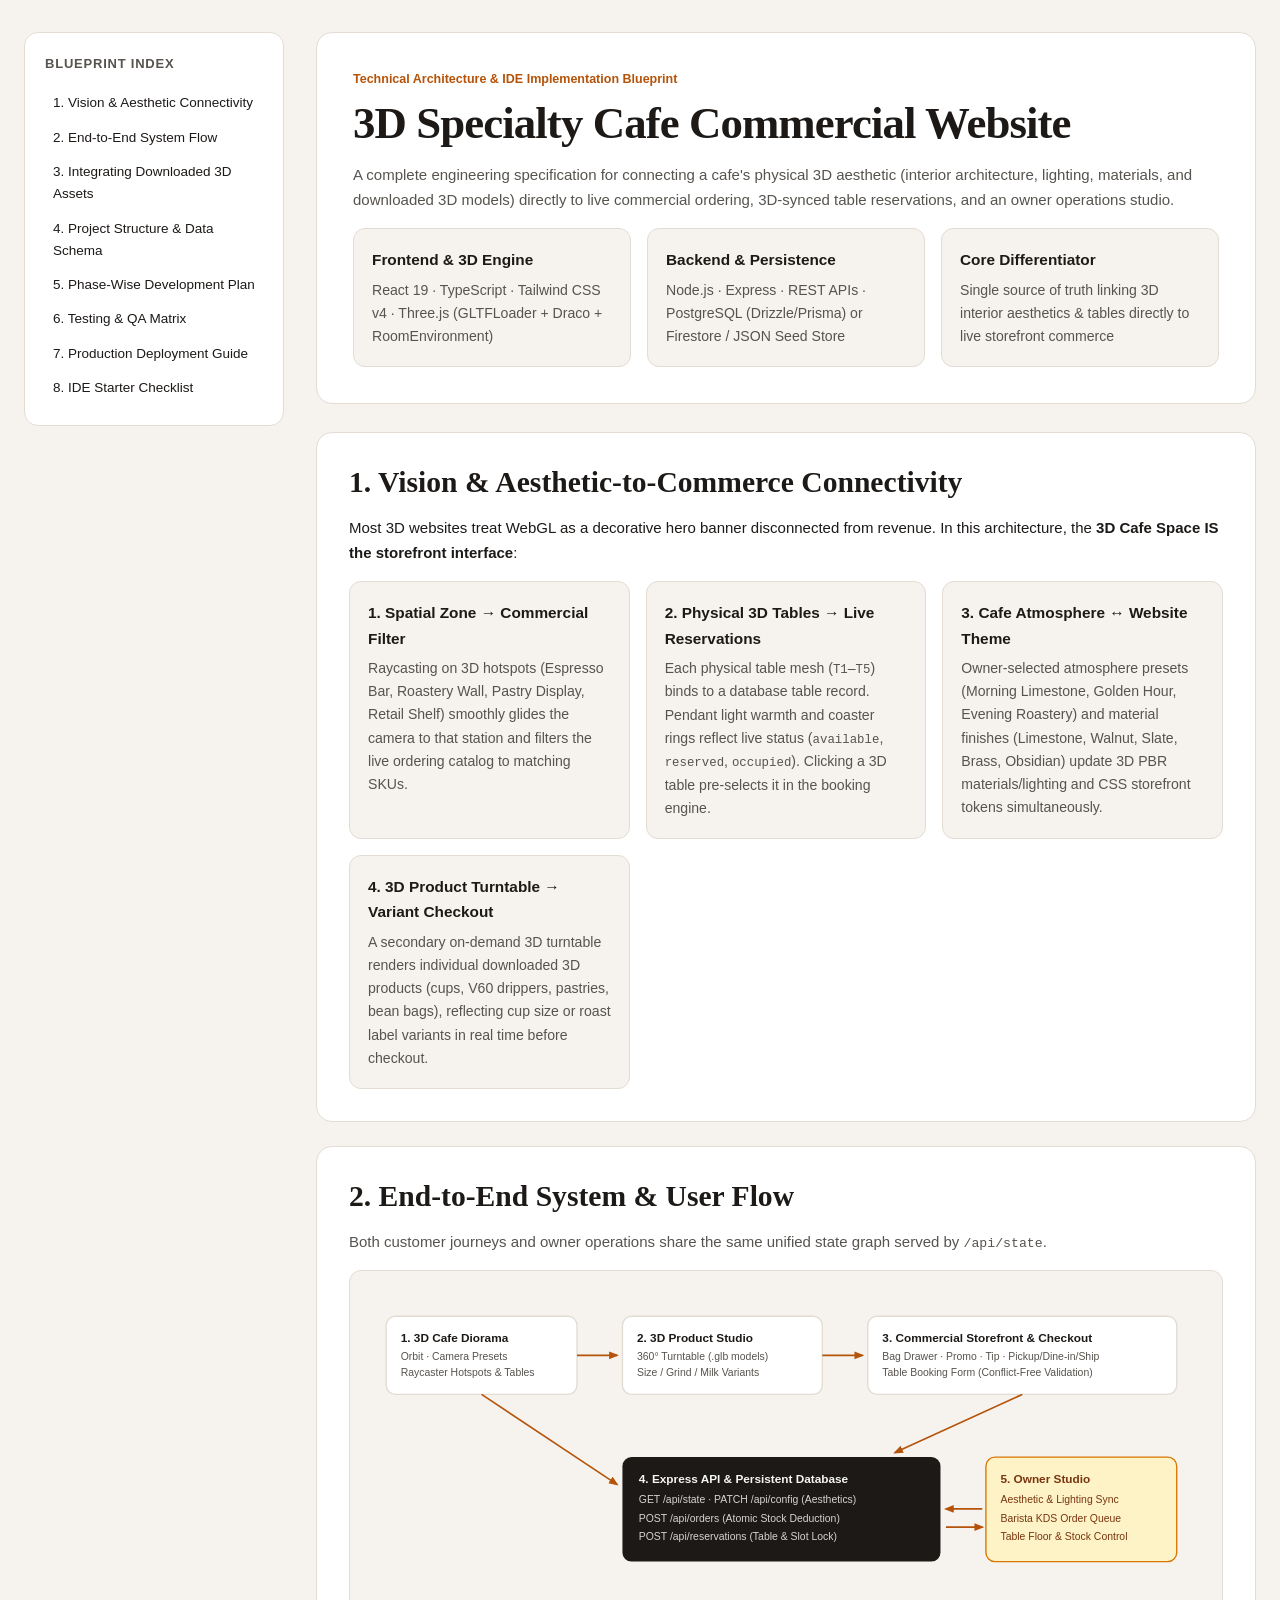
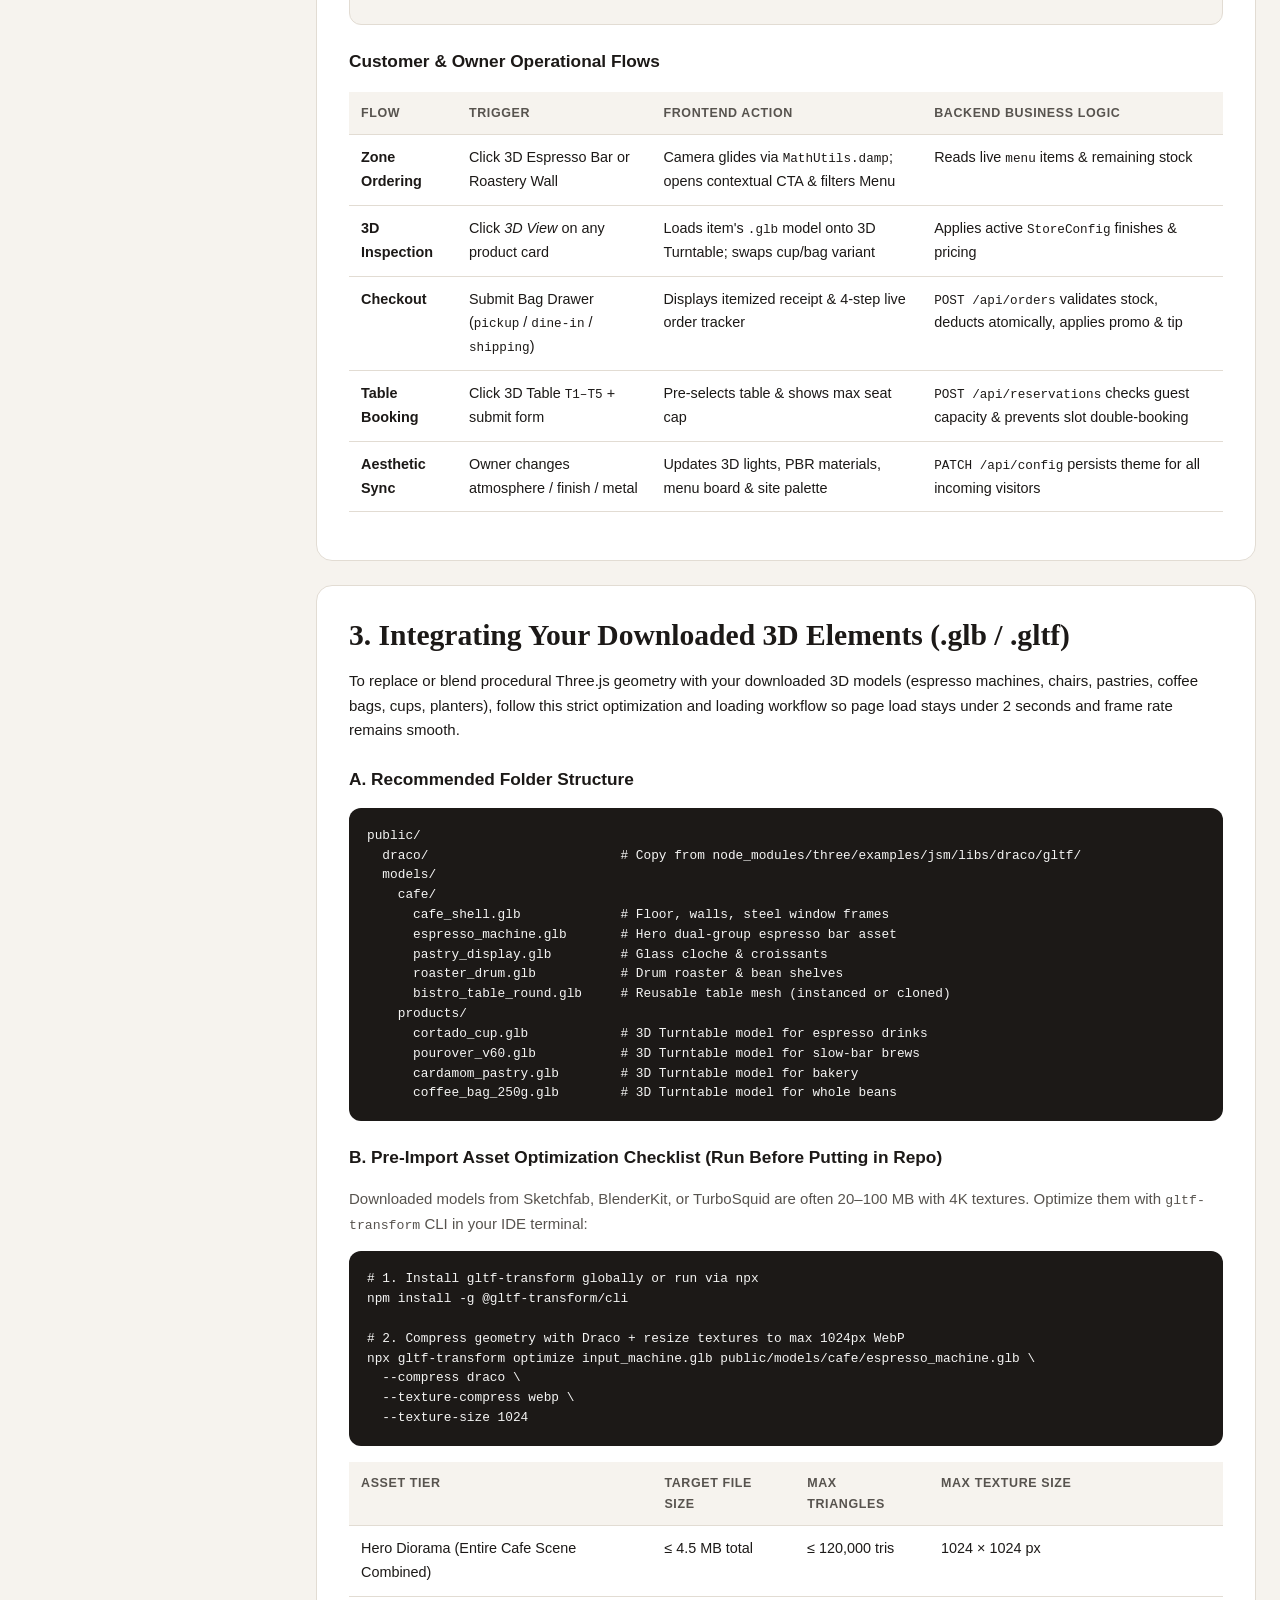
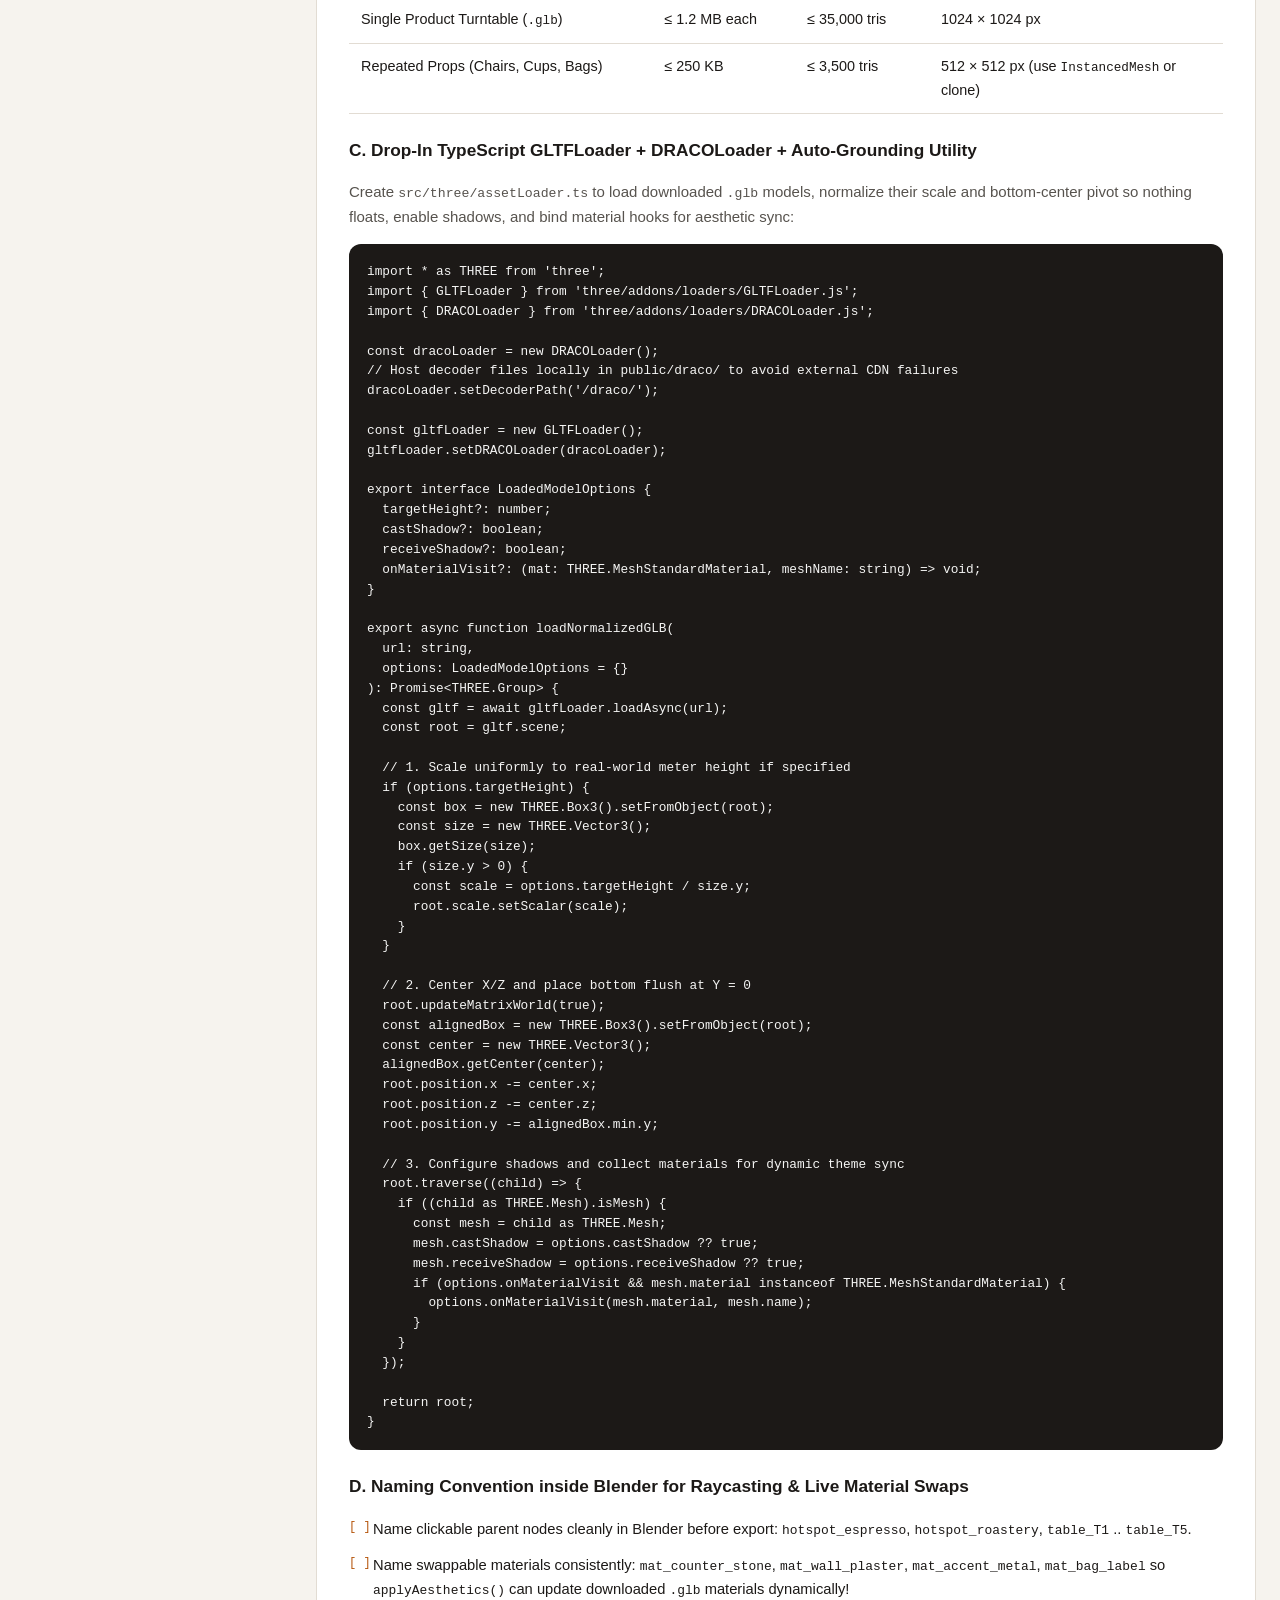
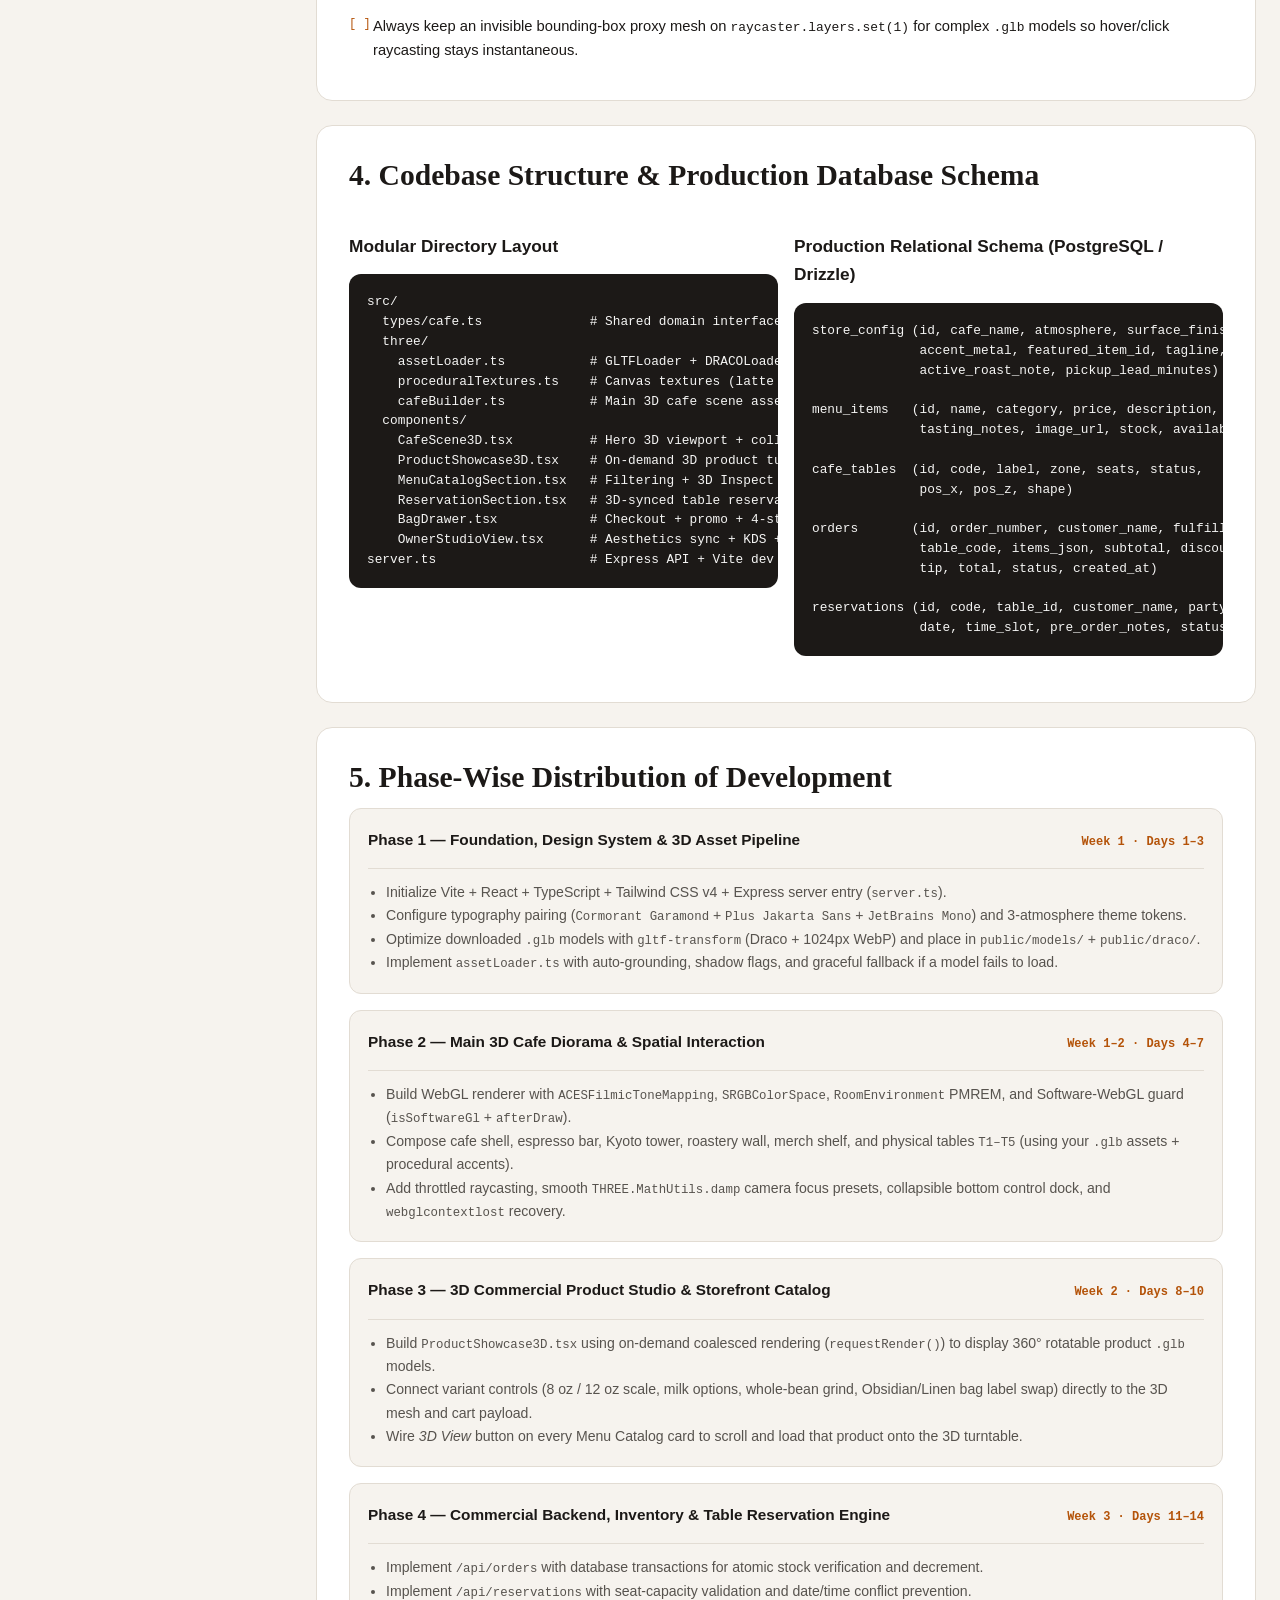
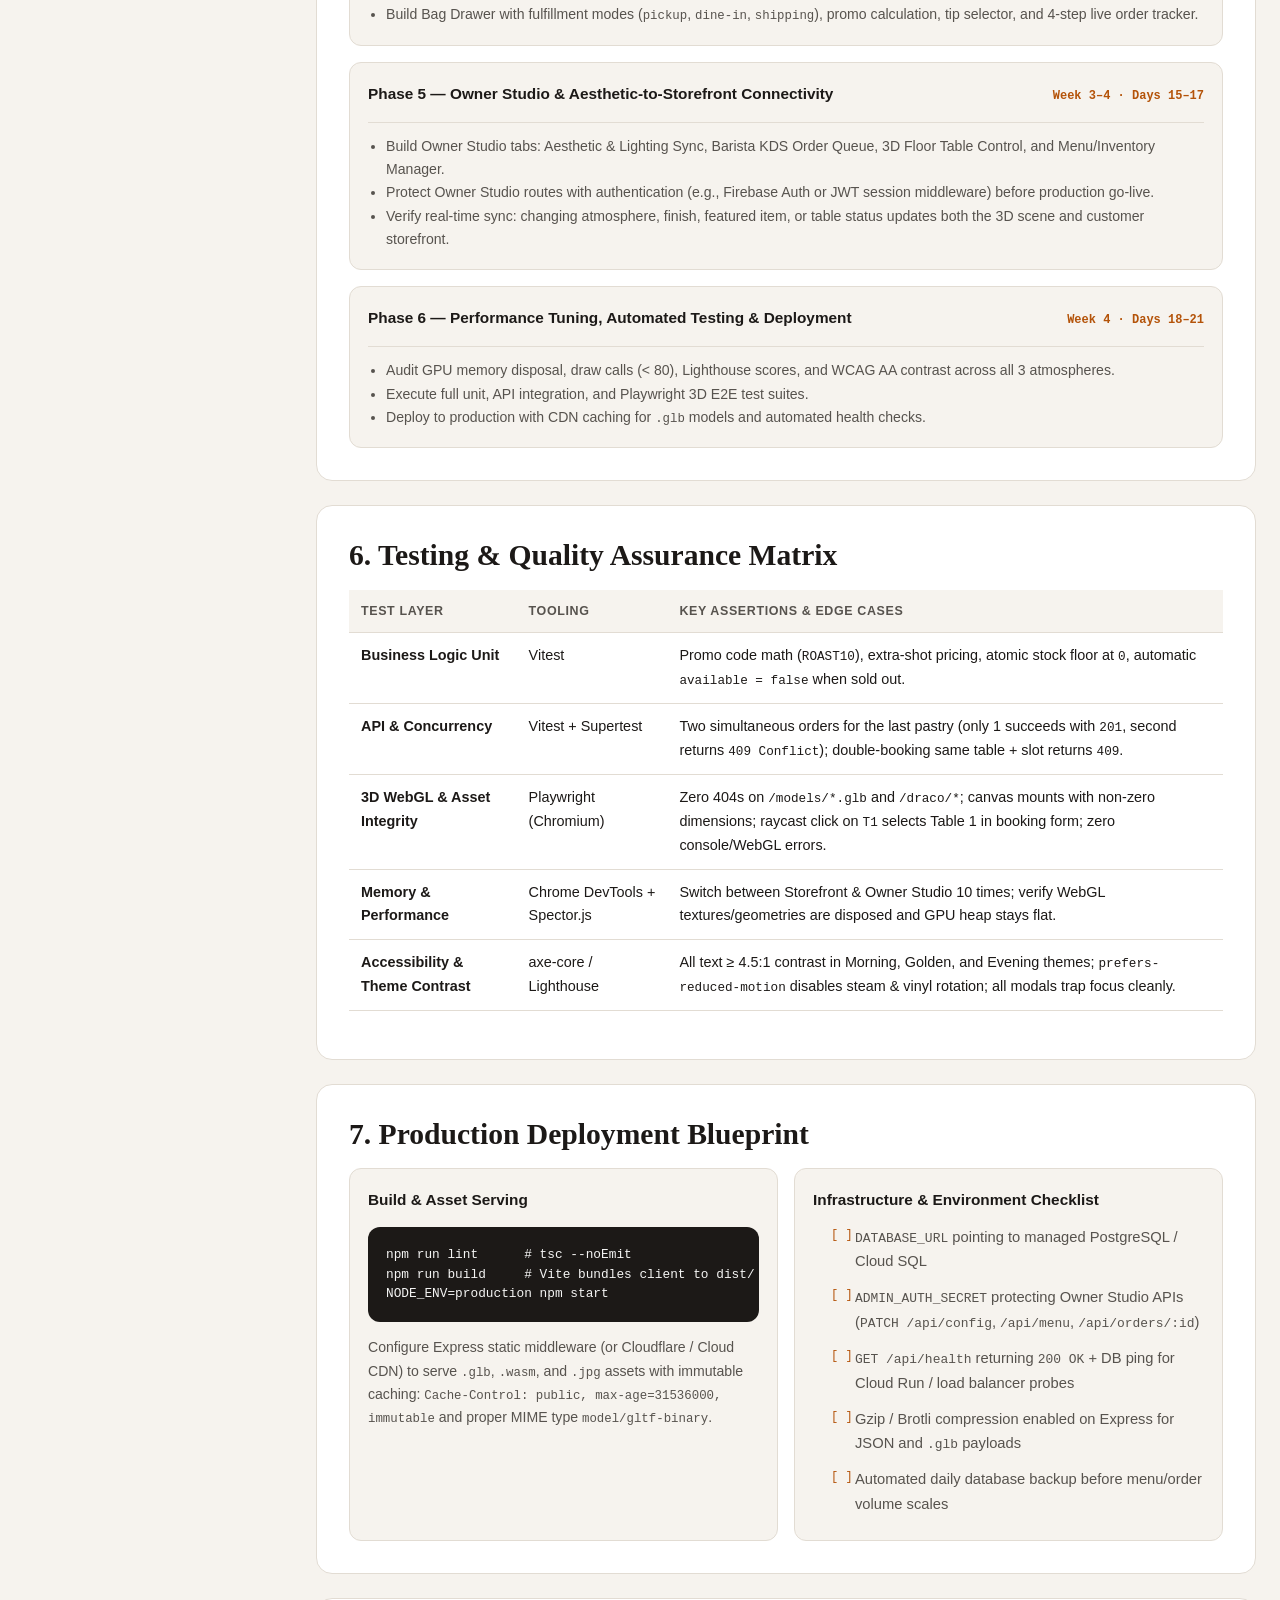
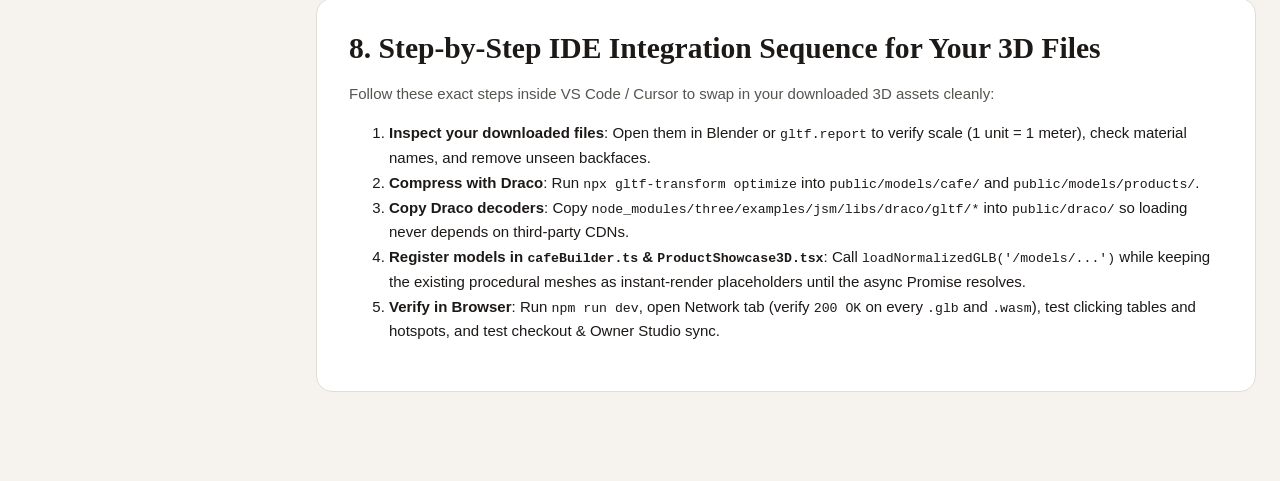
<file: public/implementation-plan.html>
<!doctype html>
<html lang="en">
  <head>
    <meta charset="UTF-8" />
    <meta name="viewport" content="width=device-width, initial-scale=1.0" />
    <title>3D Cafe Commercial Website — Architecture, Asset Integration & Implementation Plan</title>
    <style>
      :root {
        --bg: #f6f3ee;
        --surface: #ffffff;
        --surface-muted: #efeae2;
        --ink: #1c1917;
        --ink-muted: #57534e;
        --border: #e2dcd3;
        --accent: #b45309;
        --accent-soft: #fef3c7;
        --success: #15803d;
        --code-bg: #1c1917;
        --code-ink: #f5f5f4;
      }

      * {
        box-sizing: border-box;
      }

      html {
        scroll-behavior: smooth;
      }

      body {
        margin: 0;
        font-family: -apple-system, BlinkMacSystemFont, "Segoe UI", Roboto, "Plus Jakarta Sans", sans-serif;
        background: var(--bg);
        color: var(--ink);
        line-height: 1.65;
        font-size: 15px;
      }

      .layout {
        display: grid;
        grid-template-columns: 260px minmax(0, 1fr);
        max-width: 1360px;
        margin: 0 auto;
        gap: 32px;
        padding: 32px 24px 72px;
      }

      @media (max-width: 960px) {
        .layout {
          grid-template-columns: 1fr;
        }
        aside {
          position: static !important;
        }
      }

      aside {
        position: sticky;
        top: 24px;
        align-self: start;
        background: var(--surface);
        border: 1px solid var(--border);
        border-radius: 14px;
        padding: 20px;
      }

      aside h2 {
        margin: 0 0 12px;
        font-size: 13px;
        text-transform: uppercase;
        letter-spacing: 0.06em;
        color: var(--ink-muted);
      }

      aside nav a {
        display: block;
        padding: 6px 8px;
        border-radius: 6px;
        color: var(--ink);
        text-decoration: none;
        font-size: 13.5px;
        font-weight: 500;
      }

      aside nav a:hover {
        background: var(--surface-muted);
        color: var(--accent);
      }

      main {
        min-width: 0;
      }

      .hero {
        background: var(--surface);
        border: 1px solid var(--border);
        border-radius: 16px;
        padding: 36px;
        margin-bottom: 28px;
      }

      .kicker {
        font-size: 12.5px;
        font-weight: 600;
        color: var(--accent);
        margin: 0 0 8px;
      }

      h1 {
        font-family: Georgia, "Cormorant Garamond", serif;
        font-size: clamp(2rem, 3.6vw, 2.8rem);
        line-height: 1.12;
        margin: 0 0 14px;
        letter-spacing: -0.02em;
      }

      h2.section-title {
        font-family: Georgia, "Cormorant Garamond", serif;
        font-size: 1.85rem;
        margin: 0 0 12px;
        line-height: 1.2;
      }

      h3 {
        font-size: 1.08rem;
        margin: 22px 0 8px;
      }

      section.card {
        background: var(--surface);
        border: 1px solid var(--border);
        border-radius: 16px;
        padding: 32px;
        margin-bottom: 24px;
      }

      .muted {
        color: var(--ink-muted);
      }

      .grid-2 {
        display: grid;
        grid-template-columns: repeat(auto-fit, minmax(260px, 1fr));
        gap: 16px;
        margin-top: 16px;
      }

      .grid-3 {
        display: grid;
        grid-template-columns: repeat(auto-fit, minmax(220px, 1fr));
        gap: 16px;
        margin-top: 16px;
      }

      .box {
        background: var(--bg);
        border: 1px solid var(--border);
        border-radius: 12px;
        padding: 18px;
      }

      .box h4 {
        margin: 0 0 6px;
        font-size: 0.96rem;
      }

      .box p,
      .box ul {
        margin: 0;
        font-size: 0.88rem;
        color: var(--ink-muted);
      }

      .box ul {
        padding-left: 18px;
        margin-top: 6px;
      }

      pre {
        background: var(--code-bg);
        color: var(--code-ink);
        padding: 18px;
        border-radius: 12px;
        overflow-x: auto;
        font-family: "JetBrains Mono", ui-monospace, SFMono-Regular, monospace;
        font-size: 12.8px;
        line-height: 1.55;
        margin: 14px 0;
      }

      code {
        font-family: "JetBrains Mono", ui-monospace, SFMono-Regular, monospace;
        font-size: 0.88em;
      }

      table {
        width: 100%;
        border-collapse: collapse;
        margin: 16px 0;
        font-size: 0.9rem;
      }

      th,
      td {
        text-align: left;
        padding: 11px 12px;
        border-bottom: 1px solid var(--border);
        vertical-align: top;
      }

      th {
        font-size: 0.78rem;
        text-transform: uppercase;
        letter-spacing: 0.05em;
        color: var(--ink-muted);
        background: var(--bg);
      }

      .phase-header {
        display: flex;
        flex-wrap: wrap;
        justify-content: space-between;
        align-items: baseline;
        gap: 8px;
        padding-bottom: 10px;
        border-bottom: 1px solid var(--border);
        margin-bottom: 12px;
      }

      .phase-meta {
        font-family: "JetBrains Mono", monospace;
        font-size: 12px;
        color: var(--accent);
        font-weight: 600;
      }

      .checklist {
        list-style: none;
        padding: 0;
        margin: 10px 0 0;
      }

      .checklist li {
        padding: 6px 0 6px 24px;
        position: relative;
        font-size: 0.92rem;
      }

      .checklist li::before {
        content: "[ ]";
        position: absolute;
        left: 0;
        font-family: "JetBrains Mono", monospace;
        font-size: 12px;
        color: var(--accent);
        top: 7px;
      }

      .diagram-wrap {
        background: var(--bg);
        border: 1px solid var(--border);
        border-radius: 12px;
        padding: 18px;
        overflow-x: auto;
        margin: 16px 0;
      }
    </style>
  </head>
  <body>
    <div class="layout">
      <aside>
        <h2>Blueprint Index</h2>
        <nav>
          <a href="#overview">1. Vision &amp; Aesthetic Connectivity</a>
          <a href="#flow">2. End-to-End System Flow</a>
          <a href="#assets-3d">3. Integrating Downloaded 3D Assets</a>
          <a href="#architecture">4. Project Structure &amp; Data Schema</a>
          <a href="#phases">5. Phase-Wise Development Plan</a>
          <a href="#testing">6. Testing &amp; QA Matrix</a>
          <a href="#deployment">7. Production Deployment Guide</a>
          <a href="#ide-prompts">8. IDE Starter Checklist</a>
        </nav>
      </aside>

      <main>
        <!-- HERO -->
        <header class="hero">
          <p class="kicker">Technical Architecture &amp; IDE Implementation Blueprint</p>
          <h1>3D Specialty Cafe Commercial Website</h1>
          <p class="muted">
            A complete engineering specification for connecting a cafe's physical 3D aesthetic (interior architecture, lighting, materials, and downloaded 3D models) directly to live commercial ordering, 3D-synced table reservations, and an owner operations studio.
          </p>
          <div class="grid-3">
            <div class="box">
              <h4>Frontend &amp; 3D Engine</h4>
              <p>React 19 · TypeScript · Tailwind CSS v4 · Three.js (GLTFLoader + Draco + RoomEnvironment)</p>
            </div>
            <div class="box">
              <h4>Backend &amp; Persistence</h4>
              <p>Node.js · Express · REST APIs · PostgreSQL (Drizzle/Prisma) or Firestore / JSON Seed Store</p>
            </div>
            <div class="box">
              <h4>Core Differentiator</h4>
              <p>Single source of truth linking 3D interior aesthetics &amp; tables directly to live storefront commerce</p>
            </div>
          </div>
        </header>

        <!-- 1. OVERVIEW -->
        <section id="overview" class="card">
          <h2 class="section-title">1. Vision &amp; Aesthetic-to-Commerce Connectivity</h2>
          <p>
            Most 3D websites treat WebGL as a decorative hero banner disconnected from revenue. In this architecture, the <strong>3D Cafe Space IS the storefront interface</strong>:
          </p>
          <div class="grid-2">
            <div class="box">
              <h4>1. Spatial Zone → Commercial Filter</h4>
              <p>
                Raycasting on 3D hotspots (Espresso Bar, Roastery Wall, Pastry Display, Retail Shelf) smoothly glides the camera to that station and filters the live ordering catalog to matching SKUs.
              </p>
            </div>
            <div class="box">
              <h4>2. Physical 3D Tables → Live Reservations</h4>
              <p>
                Each physical table mesh (<code>T1</code>–<code>T5</code>) binds to a database table record. Pendant light warmth and coaster rings reflect live status (<code>available</code>, <code>reserved</code>, <code>occupied</code>). Clicking a 3D table pre-selects it in the booking engine.
              </p>
            </div>
            <div class="box">
              <h4>3. Cafe Atmosphere ↔ Website Theme</h4>
              <p>
                Owner-selected atmosphere presets (Morning Limestone, Golden Hour, Evening Roastery) and material finishes (Limestone, Walnut, Slate, Brass, Obsidian) update 3D PBR materials/lighting and CSS storefront tokens simultaneously.
              </p>
            </div>
            <div class="box">
              <h4>4. 3D Product Turntable → Variant Checkout</h4>
              <p>
                A secondary on-demand 3D turntable renders individual downloaded 3D products (cups, V60 drippers, pastries, bean bags), reflecting cup size or roast label variants in real time before checkout.
              </p>
            </div>
          </div>
        </section>

        <!-- 2. FLOW -->
        <section id="flow" class="card">
          <h2 class="section-title">2. End-to-End System &amp; User Flow</h2>
          <p class="muted">
            Both customer journeys and owner operations share the same unified state graph served by <code>/api/state</code>.
          </p>

          <div class="diagram-wrap">
            <svg viewBox="0 0 920 340" width="100%" height="auto" xmlns="http://www.w3.org/2000/svg" role="img" aria-label="System Architecture Flow Diagram">
              <defs>
                <marker id="arrow" viewBox="0 0 10 10" refX="8" refY="5" markerWidth="6" markerHeight="6" orient="auto-start-reverse">
                  <path d="M 0 1 L 10 5 L 0 9 z" fill="#b45309" />
                </marker>
              </defs>
              <!-- Boxes -->
              <rect x="20" y="30" width="210" height="86" rx="10" fill="#ffffff" stroke="#e2dcd3" stroke-width="1.5" />
              <text x="36" y="58" font-size="13" font-weight="700" fill="#1c1917">1. 3D Cafe Diorama</text>
              <text x="36" y="78" font-size="11.5" fill="#57534e">Orbit · Camera Presets</text>
              <text x="36" y="96" font-size="11.5" fill="#57534e">Raycaster Hotspots &amp; Tables</text>

              <rect x="280" y="30" width="220" height="86" rx="10" fill="#ffffff" stroke="#e2dcd3" stroke-width="1.5" />
              <text x="296" y="58" font-size="13" font-weight="700" fill="#1c1917">2. 3D Product Studio</text>
              <text x="296" y="78" font-size="11.5" fill="#57534e">360° Turntable (.glb models)</text>
              <text x="296" y="96" font-size="11.5" fill="#57534e">Size / Grind / Milk Variants</text>

              <rect x="550" y="30" width="340" height="86" rx="10" fill="#ffffff" stroke="#e2dcd3" stroke-width="1.5" />
              <text x="566" y="58" font-size="13" font-weight="700" fill="#1c1917">3. Commercial Storefront &amp; Checkout</text>
              <text x="566" y="78" font-size="11.5" fill="#57534e">Bag Drawer · Promo · Tip · Pickup/Dine-in/Ship</text>
              <text x="566" y="96" font-size="11.5" fill="#57534e">Table Booking Form (Conflict-Free Validation)</text>

              <rect x="280" y="185" width="350" height="115" rx="10" fill="#1c1917" />
              <text x="298" y="214" font-size="13" font-weight="700" fill="#f5f5f4">4. Express API &amp; Persistent Database</text>
              <text x="298" y="236" font-size="11.5" fill="#d6d3d1">GET /api/state · PATCH /api/config (Aesthetics)</text>
              <text x="298" y="256" font-size="11.5" fill="#d6d3d1">POST /api/orders (Atomic Stock Deduction)</text>
              <text x="298" y="276" font-size="11.5" fill="#d6d3d1">POST /api/reservations (Table &amp; Slot Lock)</text>

              <rect x="680" y="185" width="210" height="115" rx="10" fill="#fef3c7" stroke="#d97706" stroke-width="1.5" />
              <text x="696" y="214" font-size="13" font-weight="700" fill="#78350f">5. Owner Studio</text>
              <text x="696" y="236" font-size="11.5" fill="#78350f">Aesthetic &amp; Lighting Sync</text>
              <text x="696" y="256" font-size="11.5" fill="#78350f">Barista KDS Order Queue</text>
              <text x="696" y="276" font-size="11.5" fill="#78350f">Table Floor &amp; Stock Control</text>

              <!-- Arrows -->
              <line x1="230" y1="73" x2="274" y2="73" stroke="#b45309" stroke-width="1.8" marker-end="url(#arrow)" />
              <line x1="500" y1="73" x2="544" y2="73" stroke="#b45309" stroke-width="1.8" marker-end="url(#arrow)" />
              <line x1="720" y1="116" x2="580" y2="180" stroke="#b45309" stroke-width="1.8" marker-end="url(#arrow)" />
              <line x1="125" y1="116" x2="274" y2="215" stroke="#b45309" stroke-width="1.8" marker-end="url(#arrow)" />
              <line x1="676" y1="242" x2="636" y2="242" stroke="#b45309" stroke-width="1.8" marker-end="url(#arrow)" />
              <line x1="636" y1="262" x2="676" y2="262" stroke="#b45309" stroke-width="1.8" marker-end="url(#arrow)" />
            </svg>
          </div>

          <h3>Customer &amp; Owner Operational Flows</h3>
          <table>
            <thead>
              <tr>
                <th>Flow</th>
                <th>Trigger</th>
                <th>Frontend Action</th>
                <th>Backend Business Logic</th>
              </tr>
            </thead>
            <tbody>
              <tr>
                <td><strong>Zone Ordering</strong></td>
                <td>Click 3D Espresso Bar or Roastery Wall</td>
                <td>Camera glides via <code>MathUtils.damp</code>; opens contextual CTA &amp; filters Menu</td>
                <td>Reads live <code>menu</code> items &amp; remaining stock</td>
              </tr>
              <tr>
                <td><strong>3D Inspection</strong></td>
                <td>Click <em>3D View</em> on any product card</td>
                <td>Loads item's <code>.glb</code> model onto 3D Turntable; swaps cup/bag variant</td>
                <td>Applies active <code>StoreConfig</code> finishes &amp; pricing</td>
              </tr>
              <tr>
                <td><strong>Checkout</strong></td>
                <td>Submit Bag Drawer (<code>pickup</code> / <code>dine-in</code> / <code>shipping</code>)</td>
                <td>Displays itemized receipt &amp; 4-step live order tracker</td>
                <td><code>POST /api/orders</code> validates stock, deducts atomically, applies promo &amp; tip</td>
              </tr>
              <tr>
                <td><strong>Table Booking</strong></td>
                <td>Click 3D Table <code>T1–T5</code> + submit form</td>
                <td>Pre-selects table &amp; shows max seat cap</td>
                <td><code>POST /api/reservations</code> checks guest capacity &amp; prevents slot double-booking</td>
              </tr>
              <tr>
                <td><strong>Aesthetic Sync</strong></td>
                <td>Owner changes atmosphere / finish / metal</td>
                <td>Updates 3D lights, PBR materials, menu board &amp; site palette</td>
                <td><code>PATCH /api/config</code> persists theme for all incoming visitors</td>
              </tr>
            </tbody>
          </table>
        </section>

        <!-- 3. DOWNLOADED 3D ELEMENTS INTEGRATION -->
        <section id="assets-3d" class="card">
          <h2 class="section-title">3. Integrating Your Downloaded 3D Elements (.glb / .gltf)</h2>
          <p>
            To replace or blend procedural Three.js geometry with your downloaded 3D models (espresso machines, chairs, pastries, coffee bags, cups, planters), follow this strict optimization and loading workflow so page load stays under 2 seconds and frame rate remains smooth.
          </p>

          <h3>A. Recommended Folder Structure</h3>
          <pre>public/
  draco/                         # Copy from node_modules/three/examples/jsm/libs/draco/gltf/
  models/
    cafe/
      cafe_shell.glb             # Floor, walls, steel window frames
      espresso_machine.glb       # Hero dual-group espresso bar asset
      pastry_display.glb         # Glass cloche &amp; croissants
      roaster_drum.glb           # Drum roaster &amp; bean shelves
      bistro_table_round.glb     # Reusable table mesh (instanced or cloned)
    products/
      cortado_cup.glb            # 3D Turntable model for espresso drinks
      pourover_v60.glb           # 3D Turntable model for slow-bar brews
      cardamom_pastry.glb        # 3D Turntable model for bakery
      coffee_bag_250g.glb        # 3D Turntable model for whole beans</pre>

          <h3>B. Pre-Import Asset Optimization Checklist (Run Before Putting in Repo)</h3>
          <p class="muted">
            Downloaded models from Sketchfab, BlenderKit, or TurboSquid are often 20–100 MB with 4K textures. Optimize them with <code>gltf-transform</code> CLI in your IDE terminal:
          </p>
          <pre># 1. Install gltf-transform globally or run via npx
npm install -g @gltf-transform/cli

# 2. Compress geometry with Draco + resize textures to max 1024px WebP
npx gltf-transform optimize input_machine.glb public/models/cafe/espresso_machine.glb \
  --compress draco \
  --texture-compress webp \
  --texture-size 1024</pre>
          <table>
            <thead>
              <tr>
                <th>Asset Tier</th>
                <th>Target File Size</th>
                <th>Max Triangles</th>
                <th>Max Texture Size</th>
              </tr>
            </thead>
            <tbody>
              <tr>
                <td>Hero Diorama (Entire Cafe Scene Combined)</td>
                <td>&le; 4.5 MB total</td>
                <td>&le; 120,000 tris</td>
                <td>1024 &times; 1024 px</td>
              </tr>
              <tr>
                <td>Single Product Turntable (<code>.glb</code>)</td>
                <td>&le; 1.2 MB each</td>
                <td>&le; 35,000 tris</td>
                <td>1024 &times; 1024 px</td>
              </tr>
              <tr>
                <td>Repeated Props (Chairs, Cups, Bags)</td>
                <td>&le; 250 KB</td>
                <td>&le; 3,500 tris</td>
                <td>512 &times; 512 px (use <code>InstancedMesh</code> or clone)</td>
              </tr>
            </tbody>
          </table>

          <h3>C. Drop-In TypeScript GLTFLoader + DRACOLoader + Auto-Grounding Utility</h3>
          <p class="muted">
            Create <code>src/three/assetLoader.ts</code> to load downloaded <code>.glb</code> models, normalize their scale and bottom-center pivot so nothing floats, enable shadows, and bind material hooks for aesthetic sync:
          </p>
          <pre>import * as THREE from 'three';
import { GLTFLoader } from 'three/addons/loaders/GLTFLoader.js';
import { DRACOLoader } from 'three/addons/loaders/DRACOLoader.js';

const dracoLoader = new DRACOLoader();
// Host decoder files locally in public/draco/ to avoid external CDN failures
dracoLoader.setDecoderPath('/draco/');

const gltfLoader = new GLTFLoader();
gltfLoader.setDRACOLoader(dracoLoader);

export interface LoadedModelOptions {
  targetHeight?: number;
  castShadow?: boolean;
  receiveShadow?: boolean;
  onMaterialVisit?: (mat: THREE.MeshStandardMaterial, meshName: string) =&gt; void;
}

export async function loadNormalizedGLB(
  url: string,
  options: LoadedModelOptions = {}
): Promise&lt;THREE.Group&gt; {
  const gltf = await gltfLoader.loadAsync(url);
  const root = gltf.scene;

  // 1. Scale uniformly to real-world meter height if specified
  if (options.targetHeight) {
    const box = new THREE.Box3().setFromObject(root);
    const size = new THREE.Vector3();
    box.getSize(size);
    if (size.y &gt; 0) {
      const scale = options.targetHeight / size.y;
      root.scale.setScalar(scale);
    }
  }

  // 2. Center X/Z and place bottom flush at Y = 0
  root.updateMatrixWorld(true);
  const alignedBox = new THREE.Box3().setFromObject(root);
  const center = new THREE.Vector3();
  alignedBox.getCenter(center);
  root.position.x -= center.x;
  root.position.z -= center.z;
  root.position.y -= alignedBox.min.y;

  // 3. Configure shadows and collect materials for dynamic theme sync
  root.traverse((child) =&gt; {
    if ((child as THREE.Mesh).isMesh) {
      const mesh = child as THREE.Mesh;
      mesh.castShadow = options.castShadow ?? true;
      mesh.receiveShadow = options.receiveShadow ?? true;
      if (options.onMaterialVisit &amp;&amp; mesh.material instanceof THREE.MeshStandardMaterial) {
        options.onMaterialVisit(mesh.material, mesh.name);
      }
    }
  });

  return root;
}</pre>

          <h3>D. Naming Convention inside Blender for Raycasting &amp; Live Material Swaps</h3>
          <ul class="checklist">
            <li>Name clickable parent nodes cleanly in Blender before export: <code>hotspot_espresso</code>, <code>hotspot_roastery</code>, <code>table_T1</code> .. <code>table_T5</code>.</li>
            <li>Name swappable materials consistently: <code>mat_counter_stone</code>, <code>mat_wall_plaster</code>, <code>mat_accent_metal</code>, <code>mat_bag_label</code> so <code>applyAesthetics()</code> can update downloaded <code>.glb</code> materials dynamically!</li>
            <li>Always keep an invisible bounding-box proxy mesh on <code>raycaster.layers.set(1)</code> for complex <code>.glb</code> models so hover/click raycasting stays instantaneous.</li>
          </ul>
        </section>

        <!-- 4. ARCHITECTURE & SCHEMA -->
        <section id="architecture" class="card">
          <h2 class="section-title">4. Codebase Structure &amp; Production Database Schema</h2>
          <div class="grid-2">
            <div>
              <h3>Modular Directory Layout</h3>
              <pre>src/
  types/cafe.ts              # Shared domain interfaces &amp; theme tokens
  three/
    assetLoader.ts           # GLTFLoader + DRACOLoader + grounding
    proceduralTextures.ts    # Canvas textures (latte art, boards, terrazzo)
    cafeBuilder.ts           # Main 3D cafe scene assembly + theme hooks
  components/
    CafeScene3D.tsx          # Hero 3D viewport + collapsible dock
    ProductShowcase3D.tsx    # On-demand 3D product turntable
    MenuCatalogSection.tsx   # Filtering + 3D Inspect + variant modal
    ReservationSection.tsx   # 3D-synced table reservation engine
    BagDrawer.tsx            # Checkout + promo + 4-step order tracker
    OwnerStudioView.tsx      # Aesthetics sync + KDS + floor + stock
server.ts                    # Express API + Vite dev / static prod</pre>
            </div>
            <div>
              <h3>Production Relational Schema (PostgreSQL / Drizzle)</h3>
              <pre>store_config (id, cafe_name, atmosphere, surface_finish,
              accent_metal, featured_item_id, tagline,
              active_roast_note, pickup_lead_minutes)

menu_items   (id, name, category, price, description,
              tasting_notes, image_url, stock, available)

cafe_tables  (id, code, label, zone, seats, status,
              pos_x, pos_z, shape)

orders       (id, order_number, customer_name, fulfillment,
              table_code, items_json, subtotal, discount,
              tip, total, status, created_at)

reservations (id, code, table_id, customer_name, party_size,
              date, time_slot, pre_order_notes, status)</pre>
            </div>
          </div>
        </section>

        <!-- 5. PHASE-WISE PLAN -->
        <section id="phases" class="card">
          <h2 class="section-title">5. Phase-Wise Distribution of Development</h2>

          <div class="box" style="margin-bottom: 16px;">
            <div class="phase-header">
              <h4>Phase 1 — Foundation, Design System &amp; 3D Asset Pipeline</h4>
              <span class="phase-meta">Week 1 · Days 1–3</span>
            </div>
            <ul>
              <li>Initialize Vite + React + TypeScript + Tailwind CSS v4 + Express server entry (<code>server.ts</code>).</li>
              <li>Configure typography pairing (<code>Cormorant Garamond</code> + <code>Plus Jakarta Sans</code> + <code>JetBrains Mono</code>) and 3-atmosphere theme tokens.</li>
              <li>Optimize downloaded <code>.glb</code> models with <code>gltf-transform</code> (Draco + 1024px WebP) and place in <code>public/models/</code> + <code>public/draco/</code>.</li>
              <li>Implement <code>assetLoader.ts</code> with auto-grounding, shadow flags, and graceful fallback if a model fails to load.</li>
            </ul>
          </div>

          <div class="box" style="margin-bottom: 16px;">
            <div class="phase-header">
              <h4>Phase 2 — Main 3D Cafe Diorama &amp; Spatial Interaction</h4>
              <span class="phase-meta">Week 1–2 · Days 4–7</span>
            </div>
            <ul>
              <li>Build WebGL renderer with <code>ACESFilmicToneMapping</code>, <code>SRGBColorSpace</code>, <code>RoomEnvironment</code> PMREM, and Software-WebGL guard (<code>isSoftwareGl</code> + <code>afterDraw</code>).</li>
              <li>Compose cafe shell, espresso bar, Kyoto tower, roastery wall, merch shelf, and physical tables <code>T1–T5</code> (using your <code>.glb</code> assets + procedural accents).</li>
              <li>Add throttled raycasting, smooth <code>THREE.MathUtils.damp</code> camera focus presets, collapsible bottom control dock, and <code>webglcontextlost</code> recovery.</li>
            </ul>
          </div>

          <div class="box" style="margin-bottom: 16px;">
            <div class="phase-header">
              <h4>Phase 3 — 3D Commercial Product Studio &amp; Storefront Catalog</h4>
              <span class="phase-meta">Week 2 · Days 8–10</span>
            </div>
            <ul>
              <li>Build <code>ProductShowcase3D.tsx</code> using on-demand coalesced rendering (<code>requestRender()</code>) to display 360° rotatable product <code>.glb</code> models.</li>
              <li>Connect variant controls (8 oz / 12 oz scale, milk options, whole-bean grind, Obsidian/Linen bag label swap) directly to the 3D mesh and cart payload.</li>
              <li>Wire <em>3D View</em> button on every Menu Catalog card to scroll and load that product onto the 3D turntable.</li>
            </ul>
          </div>

          <div class="box" style="margin-bottom: 16px;">
            <div class="phase-header">
              <h4>Phase 4 — Commercial Backend, Inventory &amp; Table Reservation Engine</h4>
              <span class="phase-meta">Week 3 · Days 11–14</span>
            </div>
            <ul>
              <li>Implement <code>/api/orders</code> with database transactions for atomic stock verification and decrement.</li>
              <li>Implement <code>/api/reservations</code> with seat-capacity validation and date/time conflict prevention.</li>
              <li>Build Bag Drawer with fulfillment modes (<code>pickup</code>, <code>dine-in</code>, <code>shipping</code>), promo calculation, tip selector, and 4-step live order tracker.</li>
            </ul>
          </div>

          <div class="box" style="margin-bottom: 16px;">
            <div class="phase-header">
              <h4>Phase 5 — Owner Studio &amp; Aesthetic-to-Storefront Connectivity</h4>
              <span class="phase-meta">Week 3–4 · Days 15–17</span>
            </div>
            <ul>
              <li>Build Owner Studio tabs: Aesthetic &amp; Lighting Sync, Barista KDS Order Queue, 3D Floor Table Control, and Menu/Inventory Manager.</li>
              <li>Protect Owner Studio routes with authentication (e.g., Firebase Auth or JWT session middleware) before production go-live.</li>
              <li>Verify real-time sync: changing atmosphere, finish, featured item, or table status updates both the 3D scene and customer storefront.</li>
            </ul>
          </div>

          <div class="box">
            <div class="phase-header">
              <h4>Phase 6 — Performance Tuning, Automated Testing &amp; Deployment</h4>
              <span class="phase-meta">Week 4 · Days 18–21</span>
            </div>
            <ul>
              <li>Audit GPU memory disposal, draw calls (&lt; 80), Lighthouse scores, and WCAG AA contrast across all 3 atmospheres.</li>
              <li>Execute full unit, API integration, and Playwright 3D E2E test suites.</li>
              <li>Deploy to production with CDN caching for <code>.glb</code> models and automated health checks.</li>
            </ul>
          </div>
        </section>

        <!-- 6. TESTING -->
        <section id="testing" class="card">
          <h2 class="section-title">6. Testing &amp; Quality Assurance Matrix</h2>
          <table>
            <thead>
              <tr>
                <th>Test Layer</th>
                <th>Tooling</th>
                <th>Key Assertions &amp; Edge Cases</th>
              </tr>
            </thead>
            <tbody>
              <tr>
                <td><strong>Business Logic Unit</strong></td>
                <td>Vitest</td>
                <td>
                  Promo code math (<code>ROAST10</code>), extra-shot pricing, atomic stock floor at <code>0</code>, automatic <code>available = false</code> when sold out.
                </td>
              </tr>
              <tr>
                <td><strong>API &amp; Concurrency</strong></td>
                <td>Vitest + Supertest</td>
                <td>
                  Two simultaneous orders for the last pastry (only 1 succeeds with <code>201</code>, second returns <code>409 Conflict</code>); double-booking same table + slot returns <code>409</code>.
                </td>
              </tr>
              <tr>
                <td><strong>3D WebGL &amp; Asset Integrity</strong></td>
                <td>Playwright (Chromium)</td>
                <td>
                  Zero 404s on <code>/models/*.glb</code> and <code>/draco/*</code>; canvas mounts with non-zero dimensions; raycast click on <code>T1</code> selects Table 1 in booking form; zero console/WebGL errors.
                </td>
              </tr>
              <tr>
                <td><strong>Memory &amp; Performance</strong></td>
                <td>Chrome DevTools + Spector.js</td>
                <td>
                  Switch between Storefront &amp; Owner Studio 10 times; verify WebGL textures/geometries are disposed and GPU heap stays flat.
                </td>
              </tr>
              <tr>
                <td><strong>Accessibility &amp; Theme Contrast</strong></td>
                <td>axe-core / Lighthouse</td>
                <td>
                  All text &ge; 4.5:1 contrast in Morning, Golden, and Evening themes; <code>prefers-reduced-motion</code> disables steam &amp; vinyl rotation; all modals trap focus cleanly.
                </td>
              </tr>
            </tbody>
          </table>
        </section>

        <!-- 7. DEPLOYMENT -->
        <section id="deployment" class="card">
          <h2 class="section-title">7. Production Deployment Blueprint</h2>
          <div class="grid-2">
            <div class="box">
              <h4>Build &amp; Asset Serving</h4>
              <pre>npm run lint      # tsc --noEmit
npm run build     # Vite bundles client to dist/
NODE_ENV=production npm start</pre>
              <p>
                Configure Express static middleware (or Cloudflare / Cloud CDN) to serve <code>.glb</code>, <code>.wasm</code>, and <code>.jpg</code> assets with immutable caching:
                <code>Cache-Control: public, max-age=31536000, immutable</code> and proper MIME type <code>model/gltf-binary</code>.
              </p>
            </div>
            <div class="box">
              <h4>Infrastructure &amp; Environment Checklist</h4>
              <ul class="checklist">
                <li><code>DATABASE_URL</code> pointing to managed PostgreSQL / Cloud SQL</li>
                <li><code>ADMIN_AUTH_SECRET</code> protecting Owner Studio APIs (<code>PATCH /api/config</code>, <code>/api/menu</code>, <code>/api/orders/:id</code>)</li>
                <li><code>GET /api/health</code> returning <code>200 OK</code> + DB ping for Cloud Run / load balancer probes</li>
                <li>Gzip / Brotli compression enabled on Express for JSON and <code>.glb</code> payloads</li>
                <li>Automated daily database backup before menu/order volume scales</li>
              </ul>
            </div>
          </div>
        </section>

        <!-- 8. IDE WORKFLOW -->
        <section id="ide-prompts" class="card">
          <h2 class="section-title">8. Step-by-Step IDE Integration Sequence for Your 3D Files</h2>
          <p class="muted">Follow these exact steps inside VS Code / Cursor to swap in your downloaded 3D assets cleanly:</p>
          <ol>
            <li><strong>Inspect your downloaded files</strong>: Open them in Blender or <code>gltf.report</code> to verify scale (1 unit = 1 meter), check material names, and remove unseen backfaces.</li>
            <li><strong>Compress with Draco</strong>: Run <code>npx gltf-transform optimize</code> into <code>public/models/cafe/</code> and <code>public/models/products/</code>.</li>
            <li><strong>Copy Draco decoders</strong>: Copy <code>node_modules/three/examples/jsm/libs/draco/gltf/*</code> into <code>public/draco/</code> so loading never depends on third-party CDNs.</li>
            <li><strong>Register models in <code>cafeBuilder.ts</code> &amp; <code>ProductShowcase3D.tsx</code></strong>: Call <code>loadNormalizedGLB('/models/...')</code> while keeping the existing procedural meshes as instant-render placeholders until the async Promise resolves.</li>
            <li><strong>Verify in Browser</strong>: Run <code>npm run dev</code>, open Network tab (verify <code>200 OK</code> on every <code>.glb</code> and <code>.wasm</code>), test clicking tables and hotspots, and test checkout &amp; Owner Studio sync.</li>
          </ol>
        </section>
      </main>
    </div>
  </body>
</html>
</file>
